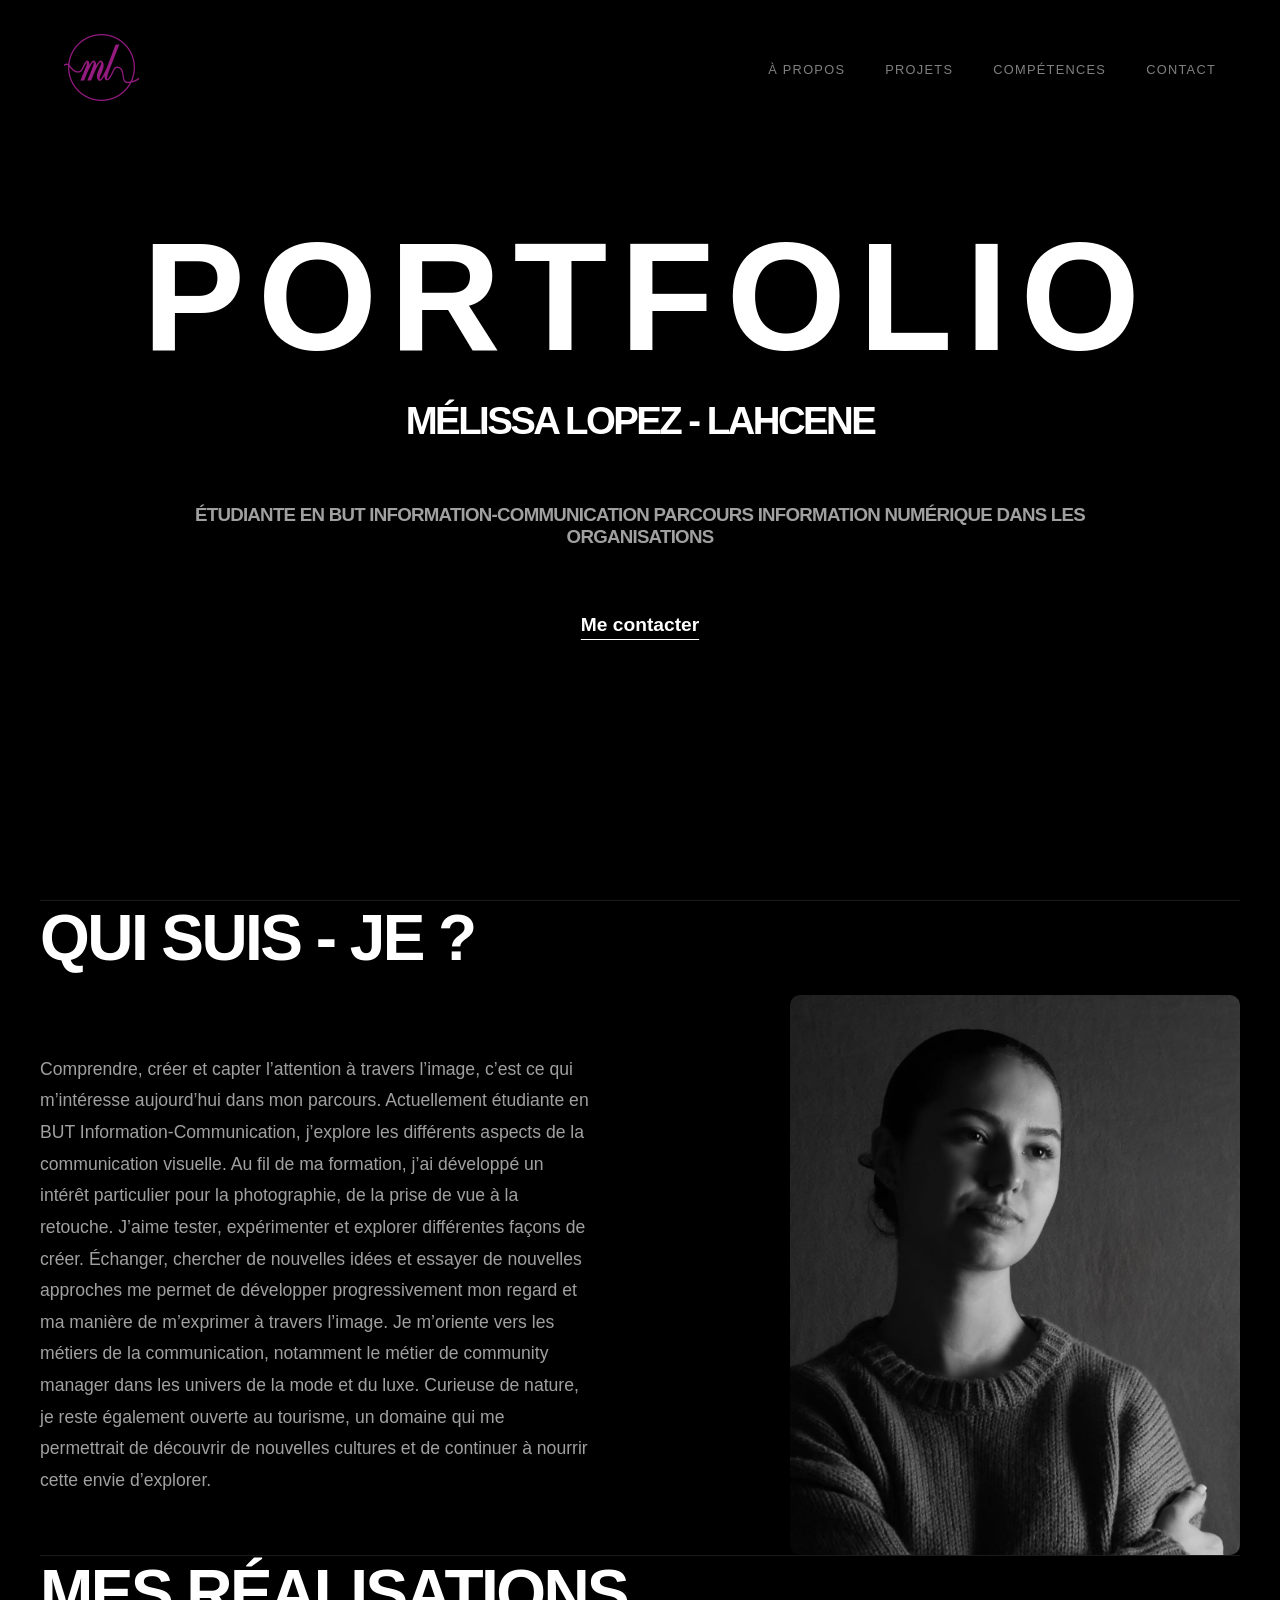
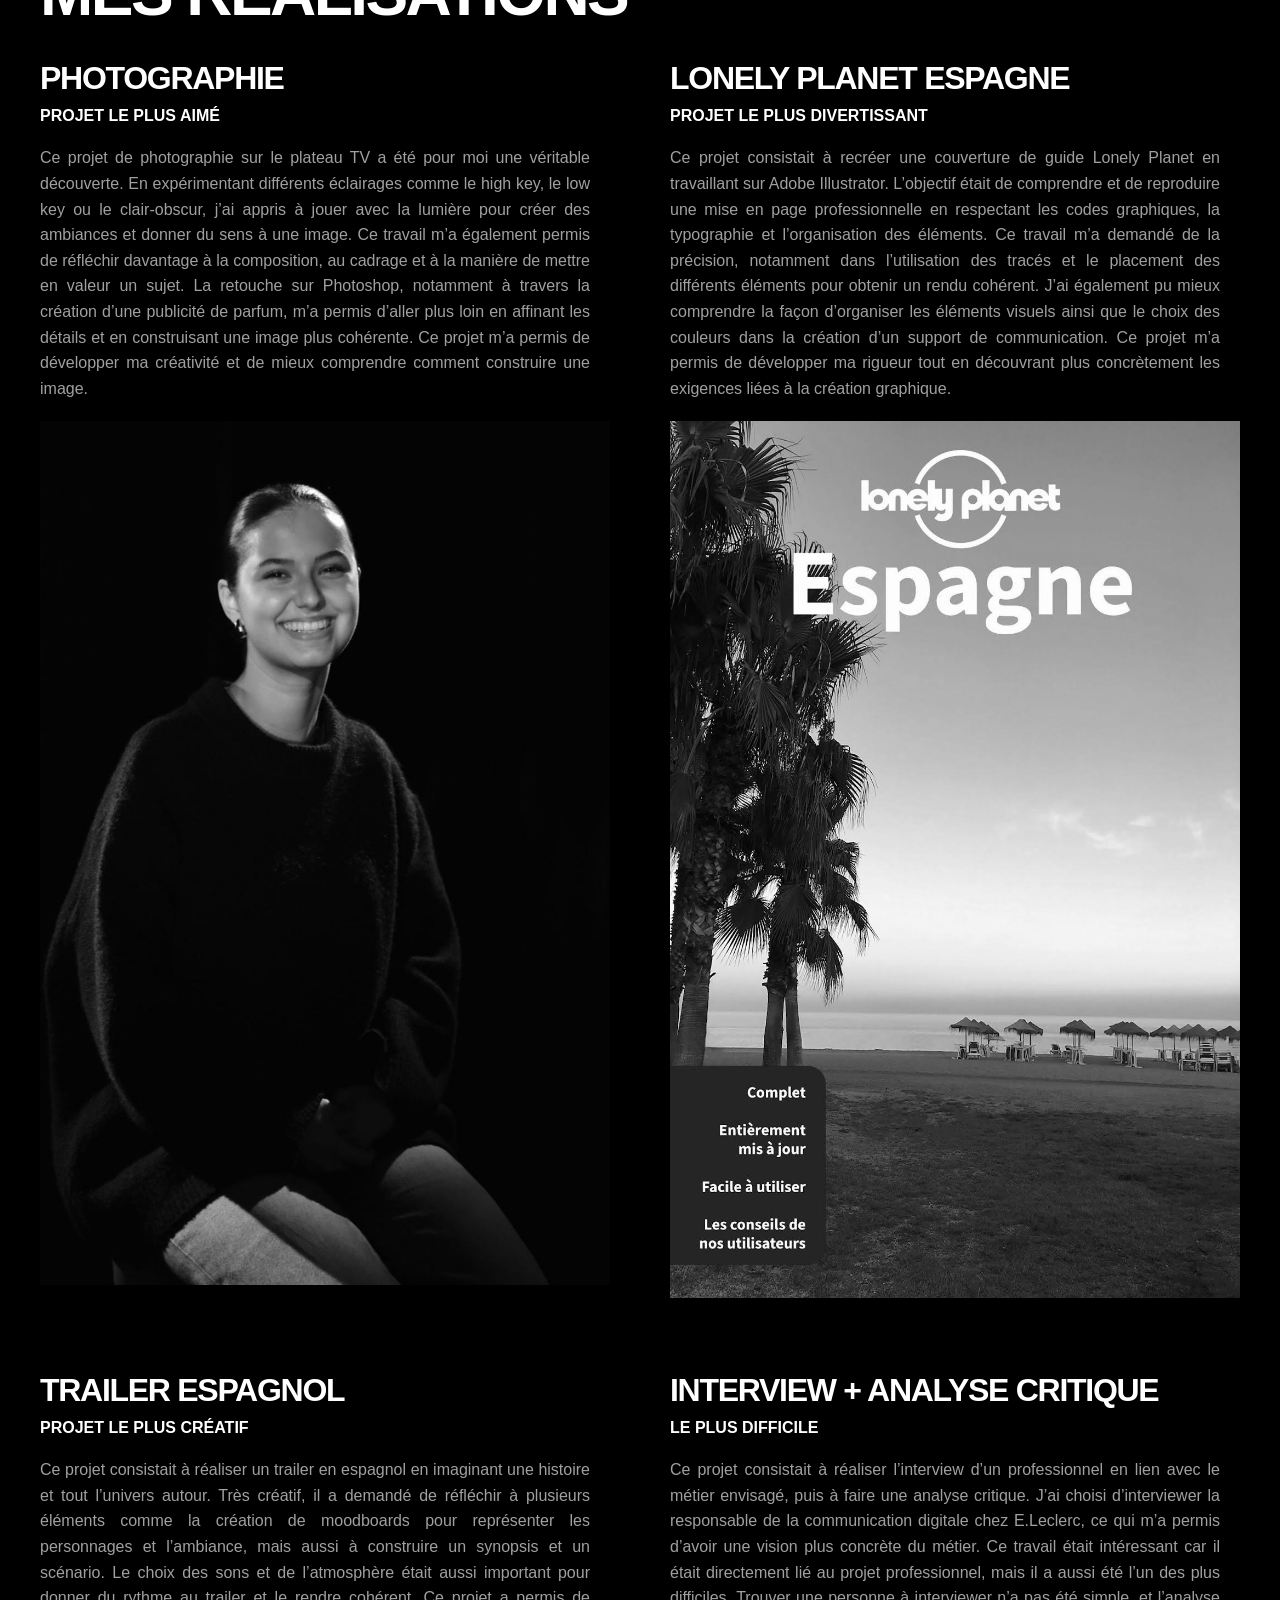
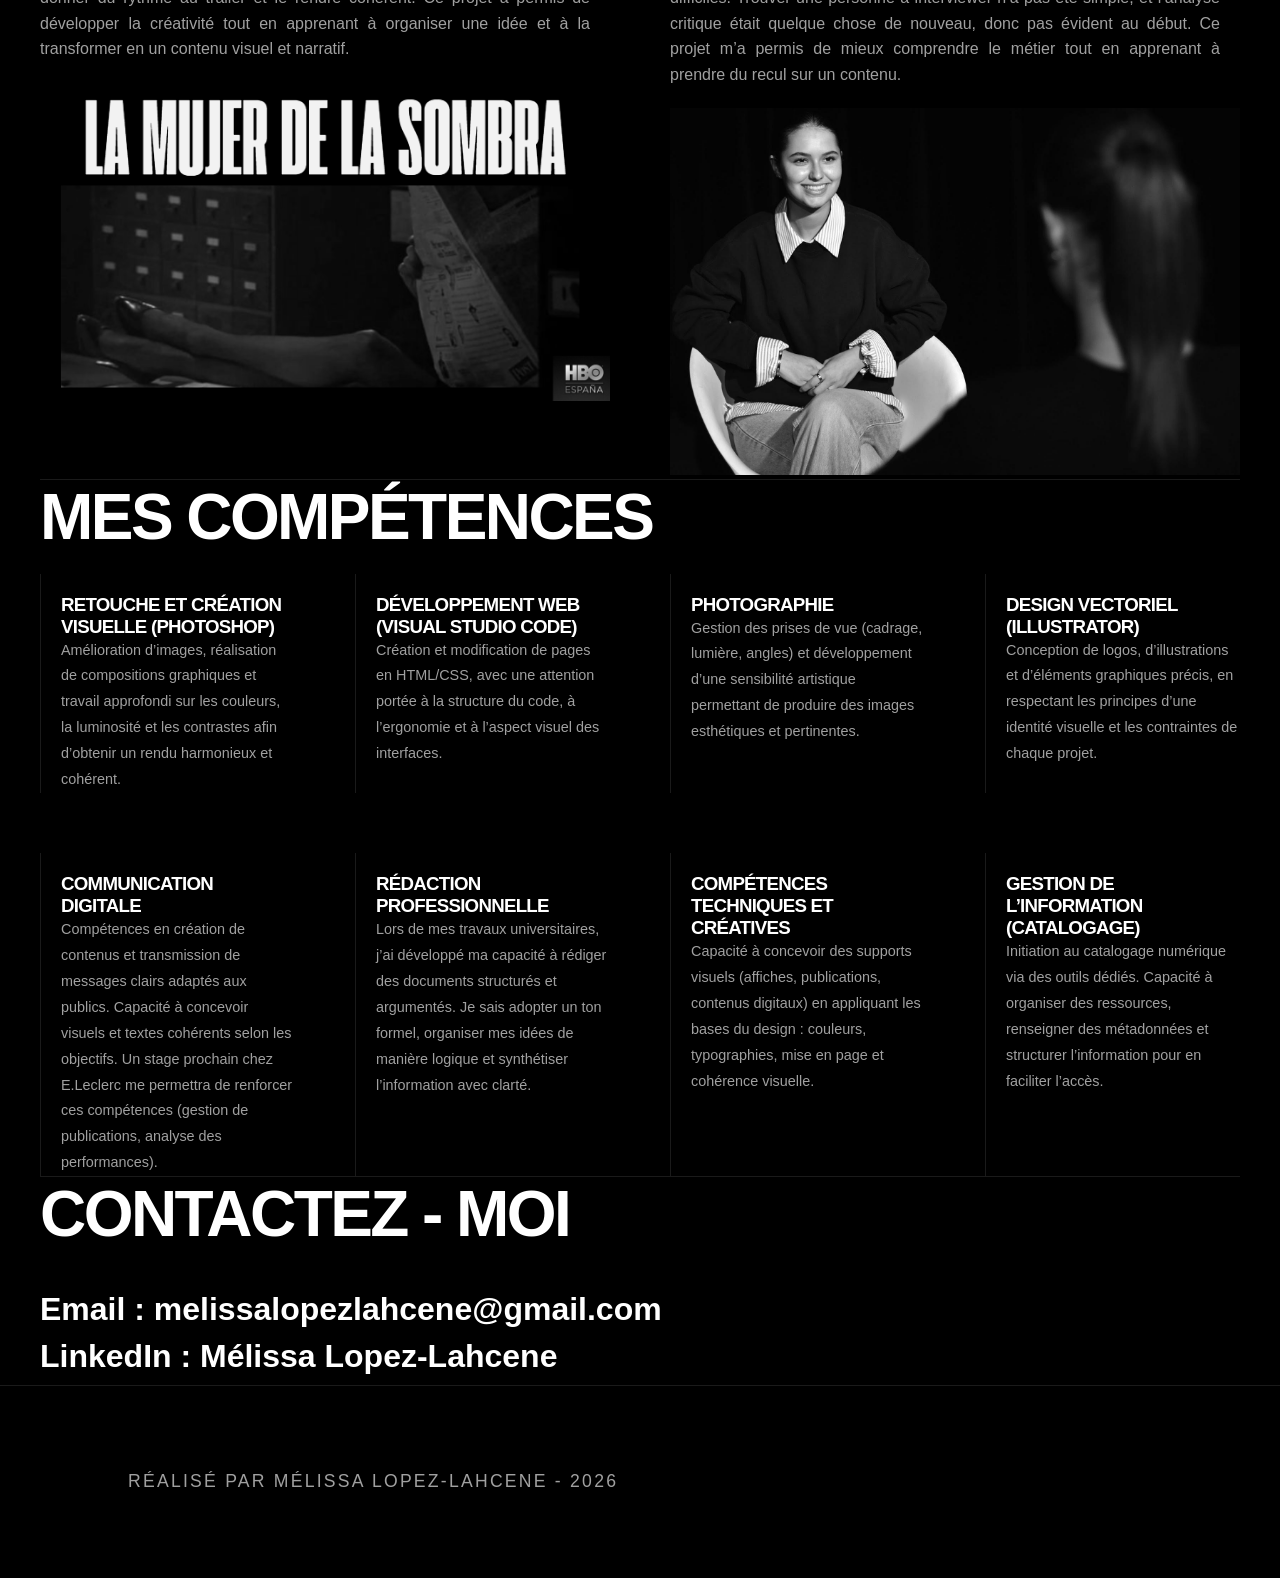
<file: index.html>
<!DOCTYPE html>
<html lang="fr">
<head>
    <meta charset="UTF-8">
    <meta name="viewport" content="width=device-width, initial-scale=1.0">
    <title>Portfolio Mélissa Lopez-Lahcene</title>
    <link rel="stylesheet" href="style.css">
</head>
<body>

    <nav>
        <a href="index.html">
            <img src="images/Logo.png" alt="Logo" class="img-logo">
        </a>
        <ul>
            <li><a href="#about">À propos</a></li>
            <li><a href="#projects">Projets</a></li>
            <li><a href="#skills">Compétences</a></li>
            <li><a href="#contact">Contact</a></li>
        </ul>
    </nav>

    <header>
        <div id="hero-text">
            <h1>
                
                <span class="title">
                    <span>P</span>
                    <span>O</span>
                    <span>R</span>
                    <span>T</span>
                    <span>F</span>
                    <span>O</span>
                    <span>L</span>
                    <span>I</span>
                    <span>O</span>
                </span>

                <br>
                <span class="subtitle">
                     Mélissa Lopez - Lahcene
                </span>
            </h1>
    
            <h3>Étudiante en BUT Information-Communication parcours Information Numérique dans les organisations</h3>
            <a style="line-height: 8;" href="#contact" class="btn">Me contacter</a>
    </header>

<section id="about">
    <h2>Qui suis - je ?</h2>

    <div class="about-container">
        <p>
            Comprendre, créer et capter l’attention à travers l’image, c’est ce qui m’intéresse aujourd’hui dans mon parcours.
            Actuellement étudiante en BUT Information-Communication, j’explore les différents aspects de la communication visuelle. Au fil de ma formation, j’ai développé un intérêt particulier pour la photographie, de la prise de vue à la retouche.
            J’aime tester, expérimenter et explorer différentes façons de créer. Échanger, chercher de nouvelles idées et essayer de nouvelles approches me permet de développer progressivement mon regard et ma manière de m’exprimer à travers l’image.
            Je m’oriente vers les métiers de la communication, notamment le métier de community manager dans les univers de la mode et du luxe. Curieuse de nature, je reste également ouverte au tourisme, un domaine qui me permettrait de découvrir de nouvelles cultures et de continuer à nourrir cette envie d’explorer.
        </p>

        <img src="images/Photo à propos de moi.jpg" alt="Photo de moi">
    </div>
</section>

    <section id="projects">
        <h2>Mes réalisations</h2>
        <div class="grid-2">
            <article>
                 <div class="info">
                    <h3>Photographie</h3>
                    <h4>PROJET LE PLUS AIMÉ</h4>
                    <p class="description"> Ce projet de photographie sur le plateau TV a été pour moi une véritable découverte. 
                        En expérimentant différents éclairages comme le high key, le low key ou le clair-obscur, j’ai appris à jouer 
                        avec la lumière pour créer des ambiances et donner du sens à une image. Ce travail m’a également permis de réfléchir 
                        davantage à la composition, au cadrage et à la manière de mettre en valeur un sujet. La retouche sur Photoshop, notamment 
                        à travers la création d’une publicité de parfum, m’a permis d’aller plus loin en affinant les détails et en construisant 
                        une image plus cohérente. Ce projet m’a permis de développer ma créativité et de mieux comprendre comment construire une image.</p>
                </div>
                <div class="img-container"><img src="images/Cours photos.jpg" alt="Projet 1">
                </div>
            </article>

            <article>
                <div class="info">
                     <h3>Lonely planet Espagne</h3>
                    <h4>PROJET LE PLUS DIVERTISSANT</h4>
                    <p class="description"> Ce projet consistait à recréer une couverture de guide Lonely Planet en travaillant sur 
                        Adobe Illustrator. L’objectif était de comprendre et de reproduire une mise en page professionnelle en respectant 
                        les codes graphiques, la typographie et l’organisation des éléments. Ce travail m’a demandé de la précision, notamment 
                        dans l’utilisation des tracés et le placement des différents éléments pour obtenir un rendu cohérent. J’ai également pu 
                        mieux comprendre la façon d’organiser les éléments visuels ainsi que le choix des couleurs dans la création d’un support 
                        de communication. Ce projet m’a permis de développer ma rigueur tout en découvrant plus concrètement les exigences liées 
                        à la création graphique.</p>
                   
                </div>
                <div class="img-container">
                    <img src="images/Lonely planet espagne.jpg" alt="Projet 2">
                </div>
            </article>

            <article>
                <div class="info">
                     <h3>Trailer Espagnol</h3>
                    <h4>PROJET LE PLUS CRÉATIF</h4>
                    <p class="description"> Ce projet consistait à réaliser un trailer en espagnol en imaginant une histoire et tout 
                        l’univers autour. Très créatif, il a demandé de réfléchir à plusieurs éléments comme la création de moodboards 
                        pour représenter les personnages et l’ambiance, mais aussi à construire un synopsis et un scénario. Le choix des 
                        sons et de l’atmosphère était aussi important pour donner du rythme au trailer et le rendre cohérent. Ce projet 
                        a permis de développer la créativité tout en apprenant à organiser une idée et à la transformer en un contenu visuel 
                        et narratif.</p>
                  
                </div>
                <div class="img-container">
                    <a href="https://canva.link/hrxlxkyrb93m8ll" target="_blank">
                       <img src="images/Trailer espagnol.png" alt="Projet 3">
                    </a>
                </div>
            </article>

            <article>
                <div class="info">
                     <h3>Interview + Analyse critique</h3>
                    <h4>LE PLUS DIFFICILE</h4>
                    <p class="description"> Ce projet consistait à réaliser l’interview d’un professionnel en lien avec le métier envisagé, puis 
                        à faire une analyse critique. J’ai choisi d’interviewer la responsable de la communication digitale chez E.Leclerc, ce qui m’a 
                        permis d’avoir une vision plus concrète du métier. Ce travail était intéressant car il était directement lié au projet 
                        professionnel, mais il a aussi été l’un des plus difficiles. Trouver une personne à interviewer n’a pas été simple, et 
                        l’analyse critique était quelque chose de nouveau, donc pas évident au début. Ce projet m’a permis de mieux comprendre 
                        le métier tout en apprenant à prendre du recul sur un contenu. </p>
                   
                </div>
                <div class="img-container">
                    <img src="images/Interview.jpg" alt="Projet 4">
                </div>
            </article>
            
        </div>
    </section>


     <section id="skills">
        <h2>Mes compétences</h2>
        <div class="grid-4">
            <article>
                <span class="icon"></span>
                <h3>Retouche et création visuelle (Photoshop)</h3>
                <p>Amélioration d’images, réalisation de compositions graphiques et travail approfondi sur les couleurs, la luminosité et les contrastes afin d’obtenir un rendu harmonieux et cohérent.</p>
            </article>

            <article>
                <span class="icon"></span>
                <h3>Développement web (Visual Studio Code)</h3>
                <p>Création et modification de pages en HTML/CSS, avec une attention portée à la structure du code, à l’ergonomie et à l’aspect visuel des interfaces.</p>
            </article>

            <article>
                <span class="icon"></span>
                <h3>Photographie</h3>
                <p>Gestion des prises de vue (cadrage, lumière, angles) et développement d’une sensibilité artistique permettant de produire des images esthétiques et pertinentes.</p>
            </article>

            <article>
                <span class="icon"></span>
                <h3>Design vectoriel (Illustrator)</h3>
                <p>Conception de logos, d’illustrations et d’éléments graphiques précis, en respectant les principes d’une identité visuelle et les contraintes de chaque projet.</p>
            </article>

            <article>
                <span class="icon"></span>
                <h3>Communication digitale</h3>
                <p>Compétences en création de contenus et transmission de messages clairs adaptés aux publics. Capacité à concevoir visuels et textes cohérents selon les objectifs. Un stage prochain chez E.Leclerc me permettra de renforcer ces compétences (gestion de publications, analyse des performances).</p>
            </article>

            <article>
                <span class="icon"></span>
                <h3>Rédaction professionnelle</h3>
                <p> Lors de mes travaux universitaires, j’ai développé ma capacité à rédiger des documents structurés et argumentés. Je sais adopter un ton formel, organiser mes idées de manière logique et synthétiser l’information avec clarté.</p>
            </article>

            <article>
                <span class="icon"></span>
                <h3>Compétences techniques et créatives</h3>
                <p>Capacité à concevoir des supports visuels (affiches, publications, contenus digitaux) en appliquant les bases du design : couleurs, typographies, mise en page et cohérence visuelle.</p>
            </article>
            
            <article>
                <span class="icon"></span>
                <h3>Gestion de l’information (catalogage)</h3>
                <p>Initiation au catalogage numérique via des outils dédiés. Capacité à organiser des ressources, renseigner des métadonnées et structurer l’information pour en faciliter l’accès.</p>
            </article>

        </div>
    </section>

    <section id="contact">
        <h2>Contactez - moi</h2>
        <ul>
            <li>Email : <strong>melissalopezlahcene@gmail.com</strong></li>
            <li>LinkedIn : <a href="https://www.linkedin.com/in/m%C3%A9lissa-lopez-lahcene-a9044739a/" 
                              target="_blank"> Mélissa Lopez-Lahcene </a></li>
        </ul>
    </section>

    <footer>
        <p>Réalisé par Mélissa Lopez-Lahcene - 2026</p>
    </footer>

</body>
</html>
</file>
<file: style.css>
/* --- VARIABLES --- */
:root {
    --bg: #000000;
    --text: #ffffff;
    --grey: #1a1a1a;
    --accent: #ffffff;
    --transition: all 0.5s ease;
}

/* --- RESET & BASE --- */
* { margin: 0; padding: 0; box-sizing: border-box; }
html { scroll-behavior: smooth; }
body { 
    background-color: var(--bg);
    color: var(--text);
    font-family: 'Inter', 'Helvetica Neue', sans-serif;
    -webkit-font-smoothing: antialiased;
    overflow-x: hidden; /* ✅ corrige le scroll horizontal */
}

/* --- TYPOGRAPHIE --- */
p {
    max-width: 70ch;
    margin-inline: 0;
    font-size: 1.1rem;
    line-height: 1.8;
    color: #a0a0a0;
}

h1, h2, h3 { 
    font-weight: 800; 
    text-transform: uppercase;
    letter-spacing: -0.04em;
}

/* --- NAVIGATION --- */
nav {
    position: fixed;
    top: 0;
    width: 100%;
    display: flex;
    justify-content: space-between;
    align-items: center;
    padding: 30px 5%;
    background: rgba(0,0,0,0.9);
    z-index: 1000;
}

#logo { font-size: 0.9rem; letter-spacing: 0.2em; font-weight: 900; }
#logo img { display: none; }

nav ul { display: flex; list-style: none; gap: 40px; }
nav a { 
    text-decoration: none; 
    color: var(--text); 
    font-size: 0.8rem; 
    text-transform: uppercase;
    letter-spacing: 0.1em;
    opacity: 0.5;
}
nav a:hover { opacity: 1; }

.img-logo { width: 75px; }
nav a:has(.img-logo){ opacity: 1; }

/* --- HEADER --- */
header {
    height: 100vh;
    display: flex;
    align-items: center;
    justify-content: center;
    padding: 0 10%;
}

/* --- HERO TEXT --- */
#hero-text {
    text-align: center;
}

/* taille globale cohérente */
#hero-text h1 { 
    font-size: clamp(2rem, 6vw, 4rem);
    line-height: 1.2;
    margin: 0;
}

/* --- PORTFOLIO (animés) --- */
#hero-text .title span {
    font-size: clamp(4.5rem, 12vw, 10.5rem);
    line-height: 1.3;

    opacity: 0;
    display: inline-block;
    transform: translateY(20px);
    animation: appear 2s forwards;
}

/* --- NOM --- */
#hero-text .subtitle {
    font-size: clamp(1.5rem, 3vw, 2.5rem);
    display: block;

    opacity: 0;
    animation: fadeIn 1s ease forwards;
    animation-delay: 1s;
}

/* petit texte */
#hero-text h3{
    margin-top: 60px;
    color: #a0a0a0;
}

#hero-img { display: none; }

/* --- BOUTON --- */
.btn {
    font-size: 1.2rem;
    color: var(--text);
    text-decoration: underline;
    text-underline-offset: 8px;
    font-weight: bold;
}

/* --- SECTIONS --- */
section { 
    border-top: 1px solid var(--grey); 
    max-width: 1200px;
    margin:auto;
}

section h2 { 
    font-size: 5vw; 
    margin-bottom: 20px; 
}

/* Grilles */
.grid-4, .grid-2 { display: grid; gap: 60px; }
.grid-4 { grid-template-columns: repeat(auto-fit, minmax(200px, 1fr)); }
.grid-2 { grid-template-columns: repeat(auto-fit, minmax(400px, 1fr)); }

/* --- COMPÉTENCES --- */
#skills article {
    border-left: 1px solid var(--grey);
    padding-left: 20px;
    transition: var(--transition);
}
#skills article:hover { border-left-color: var(--text); }
#skills article p { font-size: 0.9rem; }
.icon { filter: grayscale(1) brightness(2); margin-bottom: 20px; display: block; }

/* --- RÉALISATIONS --- */
#projects article {
    display: block;
    background: transparent;
    transition: var(--transition);
}

#projects .img-container { 
    margin-top: 20px;
    overflow: hidden;
}

#projects img { 
    width: 100%; 
    height: 100%; 
    object-fit: cover; 
    filter: grayscale(100%);
    transition: var(--transition); 
}

#projects article:hover img { 
    filter: grayscale(0%);
    transform: scale(1.03);
}

#projects .info h3 { 
    font-size: 2rem; 
    margin: 10px 0; 
}

h4 { margin-bottom: 20px; }

.description {
    text-align: justify;
    line-height: 1.6;   /* un peu moins espacé */
    font-size: 1rem;  /* ⬅️ réduit la taille du texte */
    max-width: 550px;   /* ⬅️ évite que ça fasse une ligne trop longue */
}

#projects .info img {
    width: 70%;
    height: 100%;
    object-fit: cover;
}

/* --- CONTACT --- */
#contact { text-align: left; }
#contact ul { list-style: none; margin-top: 40px; }
#contact li { font-size: 2rem; font-weight: bold; margin-bottom: 10px; }
#contact a { color: var(--text); text-decoration: none; }
#contact a:hover { color: #555; }

/* --- FOOTER --- */
footer {
    padding: 80px 10%;
    border-top: 1px solid var(--grey);
    font-size: 0.7rem;
    text-transform: uppercase;
    letter-spacing: 0.2em;
    color: #555;
}

/* --- RESPONSIVE --- */
@media (max-width: 768px) {
    #hero-text h1 { font-size: 4rem; }
    section h2 { font-size: 2.5rem; }
    nav ul { display: none; }
}

section {
    scroll-margin-top: 120px;
}

/* --- ANIMATIONS --- */
@keyframes appear {
    to {
        opacity: 1;
        transform: translateY(0);
    }
}

@keyframes fadeIn {
    to {
        opacity: 1;
    }
}

/* --- ABOUT --- */
.about-container {
    display: flex;
    align-items: center;
    gap: 200px;}

.about-container p {
    flex: 20;}

.about-container img {
    width: 450px;
    border-radius: 10px;}

/* Responsive */
@media (max-width: 768px) {
    .about-container {
        flex-direction: column;
        text-align: center;}

    .about-container img {
        width: 70%;}
}
</file>
